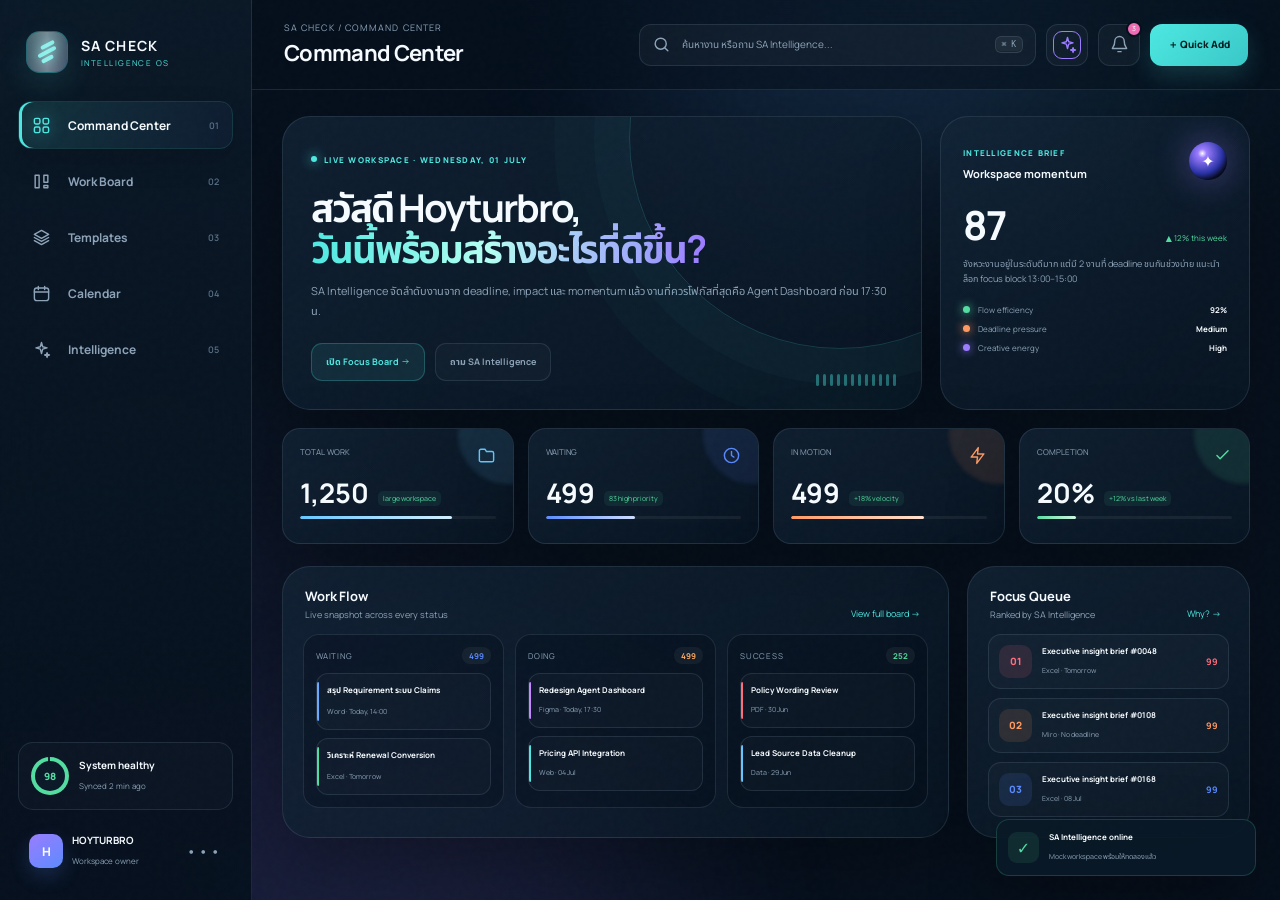
<file: web-prototype/index.html>
<!doctype html>
<html lang="th">
<head>
  <meta charset="UTF-8" />
  <meta name="viewport" content="width=device-width, initial-scale=1.0" />
  <meta name="theme-color" content="#07111f" />
  <title>SA CHECK — Intelligence OS</title>
  <link rel="preconnect" href="https://fonts.googleapis.com">
  <link rel="preconnect" href="https://fonts.gstatic.com" crossorigin>
  <link href="https://fonts.googleapis.com/css2?family=Manrope:wght@400;500;600;700;800&family=Noto+Sans+Thai:wght@400;500;600;700&display=swap" rel="stylesheet">
  <link rel="stylesheet" href="styles.css" />
</head>
<body>
  <div class="noise" aria-hidden="true"></div>
  <div class="cursor-glow" id="cursorGlow" aria-hidden="true"></div>
  <div class="aurora aurora-a" aria-hidden="true"></div>
  <div class="aurora aurora-b" aria-hidden="true"></div>

  <aside class="sidebar" id="sidebar">
    <button class="brand" data-screen="overview" aria-label="SA CHECK Home">
      <span class="brand-mark"><i></i><i></i><i></i></span>
      <span class="brand-copy"><strong>SA CHECK</strong><small>INTELLIGENCE OS</small></span>
    </button>

    <nav class="nav-list" aria-label="Main navigation">
      <button class="nav-item active" data-screen="overview" data-label="Command Center">
        <span class="nav-icon" data-icon="grid"></span><span>Command Center</span><b>01</b>
      </button>
      <button class="nav-item" data-screen="board" data-label="Work Board">
        <span class="nav-icon" data-icon="board"></span><span>Work Board</span><b>02</b>
      </button>
      <button class="nav-item" data-screen="templates" data-label="Templates">
        <span class="nav-icon" data-icon="layers"></span><span>Templates</span><b>03</b>
      </button>
      <button class="nav-item" data-screen="calendar" data-label="Calendar">
        <span class="nav-icon" data-icon="calendar"></span><span>Calendar</span><b>04</b>
      </button>
      <button class="nav-item" data-screen="intelligence" data-label="Intelligence">
        <span class="nav-icon" data-icon="spark"></span><span>Intelligence</span><b>05</b>
      </button>
    </nav>

    <div class="sidebar-foot">
      <div class="system-health">
        <div class="health-ring"><span>98</span></div>
        <div><strong>System healthy</strong><small>Synced 2 min ago</small></div>
      </div>
      <button class="profile-chip">
        <span class="avatar">H</span>
        <span><strong>HOYTURBRO</strong><small>Workspace owner</small></span>
        <span class="more">•••</span>
      </button>
    </div>
  </aside>

  <main class="app-shell">
    <header class="topbar">
      <div class="page-identity">
        <button class="menu-toggle" id="menuToggle" aria-label="Toggle menu"><span></span><span></span></button>
        <div><small>SA CHECK / <span id="breadcrumb">COMMAND CENTER</span></small><h1 id="pageTitle">Command Center</h1></div>
      </div>

      <div class="top-actions">
        <button class="search-trigger" id="searchTrigger">
          <span class="nav-icon" data-icon="search"></span>
          <span>ค้นหางาน หรือถาม SA Intelligence...</span>
          <kbd>⌘ K</kbd>
        </button>
        <button class="icon-btn intelligence-pulse" id="briefingBtn" aria-label="Intelligence briefing">
          <span class="nav-icon" data-icon="spark"></span><i></i>
        </button>
        <button class="icon-btn" id="notificationBtn" aria-label="Notifications">
          <span class="nav-icon" data-icon="bell"></span><em>3</em>
        </button>
        <button class="primary-btn magnetic" id="quickAddBtn"><span>＋</span> Quick Add</button>
      </div>
    </header>

    <section class="screen-host" id="screenHost" aria-live="polite"></section>
  </main>

  <div class="command-backdrop" id="commandBackdrop" hidden>
    <div class="command-palette" role="dialog" aria-modal="true" aria-label="Smart command palette">
      <div class="command-input-wrap">
        <span class="nav-icon" data-icon="spark"></span>
        <input id="commandInput" autocomplete="off" placeholder="ลองพิมพ์ “งานด่วน”, “doing word”, “เปิด calendar”..." />
        <kbd>ESC</kbd>
      </div>
      <div class="command-hint"><span>SA INTELLIGENCE</span><p>ค้นหาแบบเข้าใจบริบท พร้อมคำสั่งลัด</p></div>
      <div class="command-results" id="commandResults"></div>
    </div>
  </div>

  <div class="modal-backdrop" id="modalBackdrop" hidden>
    <div class="modal-card" id="modalCard"></div>
  </div>

  <div class="notification-panel" id="notificationPanel" hidden></div>
  <div class="toast-stack" id="toastStack" aria-live="polite"></div>
  <div class="confetti-layer" id="confettiLayer" aria-hidden="true"></div>

  <script src="app.js"></script>
</body>
</html>
</file>
<file: web-prototype/styles.css>
:root {
  --bg: #06101d;
  --bg-2: #091827;
  --panel: rgba(15, 29, 45, .76);
  --panel-strong: rgba(17, 33, 50, .94);
  --line: rgba(183, 211, 235, .12);
  --line-bright: rgba(183, 211, 235, .22);
  --text: #f6fbff;
  --muted: #8da3b8;
  --muted-2: #587087;
  --cyan: #4de8e1;
  --blue: #5b8cff;
  --violet: #9b7cff;
  --pink: #f26bb5;
  --orange: #ff9a62;
  --yellow: #f7d266;
  --green: #53dda1;
  --red: #ff6e7c;
  --radius-xl: 28px;
  --radius-lg: 20px;
  --radius-md: 14px;
  --shadow: 0 30px 70px rgba(0, 0, 0, .28);
  --sidebar: 252px;
}

* { box-sizing: border-box; }
html { color-scheme: dark; scroll-behavior: smooth; }
body {
  margin: 0;
  min-height: 100vh;
  overflow: hidden;
  color: var(--text);
  background:
    radial-gradient(circle at 76% -10%, rgba(77, 232, 225, .08), transparent 32%),
    radial-gradient(circle at 12% 90%, rgba(155, 124, 255, .09), transparent 35%),
    var(--bg);
  font-family: Manrope, "Noto Sans Thai", system-ui, sans-serif;
}
button, input, select, textarea { font: inherit; }
button { color: inherit; }
button:focus-visible, input:focus-visible, textarea:focus-visible, select:focus-visible { outline: 2px solid var(--cyan); outline-offset: 3px; }
svg { width: 1em; height: 1em; fill: none; stroke: currentColor; stroke-width: 1.8; stroke-linecap: round; stroke-linejoin: round; vertical-align: -.15em; }

.noise {
  position: fixed; inset: 0; z-index: 20; pointer-events: none; opacity: .022;
  background-image: url("data:image/svg+xml,%3Csvg viewBox='0 0 180 180' xmlns='http://www.w3.org/2000/svg'%3E%3Cfilter id='n'%3E%3CfeTurbulence type='fractalNoise' baseFrequency='.85' numOctaves='3' stitchTiles='stitch'/%3E%3C/filter%3E%3Crect width='100%25' height='100%25' filter='url(%23n)' opacity='.8'/%3E%3C/svg%3E");
}
.cursor-glow { position: fixed; width: 420px; height: 420px; border-radius: 50%; pointer-events: none; z-index: 0; opacity: .12; filter: blur(3px); background: radial-gradient(circle, var(--cyan), transparent 67%); transform: translate(-50%, -50%); transition: opacity .3s; }
.aurora { position: fixed; width: 500px; height: 500px; border-radius: 45% 55% 64% 36%; filter: blur(90px); opacity: .09; pointer-events: none; z-index: 0; animation: floatAurora 14s ease-in-out infinite alternate; }
.aurora-a { background: var(--blue); top: -250px; right: 12%; }
.aurora-b { background: var(--violet); bottom: -310px; left: 16%; animation-delay: -6s; }

.sidebar {
  position: fixed; inset: 0 auto 0 0; width: var(--sidebar); z-index: 10;
  display: flex; flex-direction: column; padding: 28px 18px 20px;
  background: linear-gradient(180deg, rgba(11, 25, 39, .96), rgba(6, 16, 29, .93));
  border-right: 1px solid var(--line); backdrop-filter: blur(24px);
}
.brand { display: flex; align-items: center; gap: 13px; border: 0; background: none; padding: 3px 8px 28px; cursor: pointer; text-align: left; }
.brand-mark { position: relative; width: 42px; height: 42px; border-radius: 14px; display: grid; place-items: center; background: linear-gradient(145deg, rgba(77,232,225,.2), rgba(91,140,255,.15)); border: 1px solid rgba(77,232,225,.3); box-shadow: 0 12px 30px rgba(77,232,225,.12); overflow: hidden; }
.brand-mark:after { content: ""; position: absolute; inset: -50%; background: linear-gradient(90deg, transparent, rgba(255,255,255,.4), transparent); animation: sheen 4s linear infinite; }
.brand-mark i { display: block; position: absolute; width: 20px; height: 4px; border-radius: 10px; background: var(--cyan); transform: rotate(-28deg); box-shadow: 0 0 12px rgba(77,232,225,.8); }
.brand-mark i:nth-child(1) { transform: translateY(-7px) rotate(-28deg); width: 15px; }
.brand-mark i:nth-child(3) { transform: translateY(7px) rotate(-28deg); width: 13px; }
.brand-copy { display: grid; gap: 2px; }
.brand-copy strong { font-size: 14px; letter-spacing: .08em; }
.brand-copy small { color: var(--cyan); font-size: 8px; letter-spacing: .18em; }

.nav-list { display: grid; gap: 8px; }
.nav-item { position: relative; width: 100%; height: 48px; display: grid; grid-template-columns: 25px 1fr auto; align-items: center; gap: 11px; border: 1px solid transparent; border-radius: 13px; padding: 0 13px; background: transparent; color: var(--muted); cursor: pointer; text-align: left; transition: .25s ease; overflow: hidden; }
.nav-item:before { content: ""; position: absolute; inset: 0; background: linear-gradient(90deg, rgba(77,232,225,.13), rgba(91,140,255,.05)); opacity: 0; transition: .25s; }
.nav-item:hover { color: var(--text); transform: translateX(3px); }
.nav-item:hover:before, .nav-item.active:before { opacity: 1; }
.nav-item.active { color: var(--text); border-color: rgba(77,232,225,.16); box-shadow: inset 3px 0 var(--cyan), 0 12px 30px rgba(0,0,0,.12); }
.nav-item span, .nav-item b { position: relative; z-index: 1; }
.nav-item > span:nth-child(2) { font-size: 12px; font-weight: 700; }
.nav-item b { color: var(--muted-2); font-size: 9px; font-weight: 600; }
.nav-icon { width: 19px; height: 19px; display: inline-grid; place-items: center; }
.nav-icon svg { width: 100%; height: 100%; fill: none; stroke: currentColor; stroke-width: 1.8; stroke-linecap: round; stroke-linejoin: round; }
.nav-item.active .nav-icon { color: var(--cyan); filter: drop-shadow(0 0 8px rgba(77,232,225,.5)); }

.sidebar-foot { margin-top: auto; display: grid; gap: 12px; }
.system-health { display: flex; gap: 10px; align-items: center; padding: 14px 12px; border: 1px solid var(--line); border-radius: 15px; background: rgba(255,255,255,.02); }
.health-ring { width: 38px; height: 38px; border-radius: 50%; display: grid; place-items: center; background: conic-gradient(var(--green) 0 98%, rgba(255,255,255,.08) 98%); position: relative; }
.health-ring:after { content: ""; position: absolute; inset: 4px; border-radius: 50%; background: #0b1928; }
.health-ring span { position: relative; z-index: 1; color: var(--green); font-size: 10px; font-weight: 800; }
.system-health strong, .profile-chip strong { font-size: 10px; display: block; }
.system-health small, .profile-chip small { color: var(--muted); font-size: 8px; }
.profile-chip { display: grid; grid-template-columns: 34px 1fr auto; gap: 9px; align-items: center; padding: 10px; border: 1px solid transparent; border-radius: 13px; background: transparent; text-align: left; cursor: pointer; }
.profile-chip:hover { border-color: var(--line); background: rgba(255,255,255,.03); }
.avatar { width: 34px; height: 34px; display: grid; place-items: center; border-radius: 10px; background: linear-gradient(145deg, var(--violet), var(--blue)); font-size: 12px; font-weight: 800; box-shadow: 0 8px 20px rgba(91,140,255,.2); }
.more { color: var(--muted); letter-spacing: 2px; }

.app-shell { position: relative; z-index: 2; margin-left: var(--sidebar); height: 100vh; display: flex; flex-direction: column; }
.topbar { height: 90px; flex: 0 0 90px; display: flex; align-items: center; justify-content: space-between; gap: 24px; padding: 0 32px; border-bottom: 1px solid var(--line); background: rgba(6,16,29,.58); backdrop-filter: blur(22px); }
.page-identity { display: flex; align-items: center; gap: 12px; }
.page-identity small { display: block; color: var(--muted); font-size: 9px; letter-spacing: .12em; margin-bottom: 4px; }
.page-identity h1 { font-size: 22px; margin: 0; letter-spacing: -.03em; }
.menu-toggle { display: none; width: 38px; height: 38px; border: 1px solid var(--line); background: var(--panel); border-radius: 11px; }
.menu-toggle span { display: block; width: 16px; height: 1px; margin: 5px auto; background: var(--text); }
.top-actions { display: flex; align-items: center; gap: 10px; }
.search-trigger { width: clamp(260px, 31vw, 410px); height: 42px; display: grid; grid-template-columns: 20px 1fr auto; align-items: center; gap: 10px; border: 1px solid var(--line); border-radius: 12px; background: rgba(255,255,255,.035); color: var(--muted); padding: 0 12px; text-align: left; cursor: pointer; transition: .25s; }
.search-trigger:hover { border-color: rgba(77,232,225,.3); background: rgba(77,232,225,.05); transform: translateY(-1px); }
.search-trigger span:nth-child(2) { overflow: hidden; white-space: nowrap; text-overflow: ellipsis; font-size: 10px; }
kbd { color: var(--muted); background: rgba(255,255,255,.06); border: 1px solid var(--line); border-radius: 6px; padding: 3px 6px; font-size: 8px; box-shadow: inset 0 -1px rgba(0,0,0,.2); }
.icon-btn { position: relative; width: 42px; height: 42px; display: grid; place-items: center; border: 1px solid var(--line); border-radius: 12px; background: rgba(255,255,255,.035); color: var(--muted); cursor: pointer; transition: .22s; }
.icon-btn:hover { color: var(--text); border-color: var(--line-bright); transform: translateY(-2px); }
.icon-btn em { position: absolute; right: -3px; top: -4px; min-width: 16px; height: 16px; border-radius: 10px; display: grid; place-items: center; background: var(--pink); color: #fff; font-style: normal; font-size: 7px; border: 2px solid var(--bg); }
.intelligence-pulse { color: var(--violet); }
.intelligence-pulse i { position: absolute; inset: 6px; border: 1px solid var(--violet); border-radius: 9px; animation: pulseBox 2s infinite; }
.primary-btn { height: 42px; border: 0; border-radius: 12px; padding: 0 18px; background: linear-gradient(135deg, var(--cyan), #39c8c8); color: #042022; font-size: 10px; font-weight: 800; cursor: pointer; box-shadow: 0 10px 24px rgba(77,232,225,.17); transition: .22s; }
.primary-btn:hover { transform: translateY(-2px) scale(1.02); box-shadow: 0 16px 36px rgba(77,232,225,.25); }

.screen-host { flex: 1; overflow: auto; padding: 26px 30px 40px; scrollbar-width: thin; scrollbar-color: rgba(255,255,255,.12) transparent; }
.screen { max-width: 1540px; margin: 0 auto; animation: screenIn .55s cubic-bezier(.16,1,.3,1) both; }
.stagger > * { opacity: 0; transform: translateY(16px); animation: riseIn .55s cubic-bezier(.16,1,.3,1) forwards; animation-delay: calc(var(--i, 0) * 55ms); }
.section-label { display: flex; justify-content: space-between; align-items: end; margin: 0 2px 13px; }
.section-label h2 { margin: 0; font-size: 13px; letter-spacing: -.01em; }
.section-label p { margin: 3px 0 0; color: var(--muted); font-size: 9px; }
.section-label button { border: 0; background: none; color: var(--cyan); font-size: 9px; cursor: pointer; }

.glass { border: 1px solid var(--line); background: linear-gradient(145deg, rgba(18,36,54,.78), rgba(10,23,37,.68)); backdrop-filter: blur(18px); box-shadow: var(--shadow); }
.hero-grid { display: grid; grid-template-columns: minmax(0, 1.55fr) minmax(310px, .75fr); gap: 18px; margin-bottom: 18px; }
.hero { min-height: 244px; border-radius: var(--radius-xl); padding: 28px; position: relative; overflow: hidden; }
.hero:before { content: ""; position: absolute; width: 420px; height: 420px; right: -130px; top: -190px; border-radius: 50%; border: 1px solid rgba(77,232,225,.18); box-shadow: 0 0 0 35px rgba(77,232,225,.025), 0 0 0 75px rgba(77,232,225,.018); animation: orbit 18s linear infinite; }
.eyebrow { display: inline-flex; align-items: center; gap: 7px; color: var(--cyan); font-size: 8px; font-weight: 800; letter-spacing: .16em; }
.eyebrow i { width: 6px; height: 6px; border-radius: 50%; background: var(--cyan); box-shadow: 0 0 12px var(--cyan); animation: blink 1.8s infinite; }
.hero h2 { max-width: 690px; margin: 20px 0 9px; font-size: clamp(28px, 3vw, 46px); line-height: 1.08; letter-spacing: -.055em; }
.hero h2 span { background: linear-gradient(90deg, var(--cyan), #b4fff2 45%, var(--violet)); -webkit-background-clip: text; color: transparent; }
.hero > p { max-width: 600px; color: var(--muted); font-size: 11px; line-height: 1.8; }
.hero-actions { display: flex; align-items: center; gap: 10px; margin-top: 22px; }
.secondary-btn, .ghost-btn { height: 38px; border-radius: 11px; padding: 0 14px; font-size: 9px; font-weight: 700; cursor: pointer; transition: .2s; }
.secondary-btn { border: 1px solid rgba(77,232,225,.24); background: rgba(77,232,225,.09); color: var(--cyan); }
.ghost-btn { border: 1px solid var(--line); background: rgba(255,255,255,.025); color: var(--muted); }
.secondary-btn:hover, .ghost-btn:hover { transform: translateY(-2px); color: var(--text); border-color: var(--line-bright); }
.live-strip { position: absolute; right: 25px; bottom: 23px; display: flex; align-items: end; gap: 4px; opacity: .4; }
.live-strip i { display: block; width: 3px; height: 12px; border-radius: 4px; background: var(--cyan); animation: equalize 1.2s ease-in-out infinite; animation-delay: calc(var(--n) * -100ms); }

.brief-card { border-radius: var(--radius-xl); padding: 22px; position: relative; overflow: hidden; }
.brief-head { display: flex; justify-content: space-between; align-items: center; }
.brief-head strong { font-size: 11px; }
.ai-orb { width: 38px; height: 38px; border-radius: 50%; display: grid; place-items: center; color: #fff; background: radial-gradient(circle at 35% 30%, #fff, var(--violet) 12%, #2932a7 55%, #070b20 74%); box-shadow: 0 0 35px rgba(155,124,255,.45); animation: orb 4s ease-in-out infinite; }
.brief-score { margin: 24px 0 14px; display: grid; grid-template-columns: 1fr auto; align-items: end; }
.brief-score strong { font-size: 40px; line-height: .9; letter-spacing: -.06em; }
.brief-score small { color: var(--green); font-size: 8px; }
.brief-card > p { color: var(--muted); font-size: 9px; line-height: 1.65; }
.signal-list { display: grid; gap: 8px; margin-top: 17px; }
.signal { display: grid; grid-template-columns: 7px 1fr auto; align-items: center; gap: 8px; font-size: 8px; }
.signal i { width: 7px; height: 7px; border-radius: 50%; background: var(--signal); box-shadow: 0 0 10px var(--signal); }
.signal span { color: var(--muted); }

.metric-grid { display: grid; grid-template-columns: repeat(4, 1fr); gap: 14px; margin-bottom: 22px; }
.metric-card { min-height: 116px; border-radius: 18px; padding: 17px; position: relative; overflow: hidden; transition: .28s cubic-bezier(.2,.8,.2,1); }
.metric-card:hover { transform: translateY(-5px); border-color: color-mix(in srgb, var(--accent) 45%, transparent); }
.metric-card:after { content: ""; position: absolute; width: 100px; height: 100px; right: -45px; top: -45px; border-radius: 50%; background: var(--accent); opacity: .11; filter: blur(2px); }
.metric-top { display: flex; justify-content: space-between; color: var(--muted); font-size: 8px; }
.metric-top .nav-icon { color: var(--accent); }
.metric-main { display: flex; align-items: end; gap: 9px; margin: 14px 0 10px; }
.metric-main strong { font-size: 27px; line-height: 1; }
.trend { color: var(--green); font-size: 7px; padding: 3px 5px; border-radius: 5px; background: rgba(83,221,161,.08); }
.microbar { height: 3px; border-radius: 5px; background: rgba(255,255,255,.06); overflow: hidden; }
.microbar i { display: block; height: 100%; width: var(--value); border-radius: inherit; background: linear-gradient(90deg, var(--accent), color-mix(in srgb, var(--accent) 30%, white)); animation: growBar 1.2s cubic-bezier(.16,1,.3,1) both; }

.overview-lower { display: grid; grid-template-columns: minmax(0, 1.65fr) minmax(280px, .7fr); gap: 18px; }
.flow-panel, .focus-panel { border-radius: var(--radius-xl); padding: 20px; }
.mini-board { display: grid; grid-template-columns: repeat(3, 1fr); gap: 11px; }
.mini-column { border: 1px solid var(--line); border-radius: 16px; background: rgba(2,10,19,.28); padding: 12px; }
.mini-column-head { display: flex; justify-content: space-between; align-items: center; margin-bottom: 9px; }
.mini-column-head span { font-size: 8px; color: var(--muted); text-transform: uppercase; letter-spacing: .1em; }
.mini-column-head b { font-size: 8px; padding: 3px 7px; border-radius: 8px; background: rgba(255,255,255,.05); color: var(--column); }
.mini-task { position: relative; border: 1px solid var(--line); border-radius: 12px; padding: 10px; background: rgba(255,255,255,.025); margin-top: 8px; transition: .2s; cursor: pointer; overflow: hidden; }
.mini-task:before { content: ""; position: absolute; left: 0; top: 8px; bottom: 8px; width: 2px; border-radius: 3px; background: var(--type); }
.mini-task:hover { transform: translateY(-2px); border-color: var(--line-bright); }
.mini-task strong { font-size: 8px; display: block; white-space: nowrap; overflow: hidden; text-overflow: ellipsis; }
.mini-task small { color: var(--muted); font-size: 7px; }
.focus-list { display: grid; gap: 9px; }
.focus-item { display: grid; grid-template-columns: 33px 1fr auto; gap: 10px; align-items: center; padding: 10px; border: 1px solid var(--line); border-radius: 13px; background: rgba(255,255,255,.022); }
.focus-rank { width: 33px; height: 33px; border-radius: 10px; display: grid; place-items: center; font-size: 10px; font-weight: 800; color: var(--rank); background: color-mix(in srgb, var(--rank) 12%, transparent); }
.focus-item strong { display: block; font-size: 8px; }
.focus-item small { color: var(--muted); font-size: 7px; }
.focus-item > b { color: var(--rank); font-size: 9px; }

.board-toolbar, .template-toolbar, .calendar-toolbar { display: flex; align-items: center; justify-content: space-between; gap: 12px; margin-bottom: 18px; }
.board-toolbar { display: grid; gap: 11px; padding: 16px; border: 1px solid var(--line); border-radius: 20px; background: rgba(10,23,37,.62); backdrop-filter: blur(16px); }
.board-toolbar-head { display: grid; grid-template-columns: 1fr auto auto; gap: 12px; align-items: center; }
.board-toolbar .section-label { margin: 0; }
.scale-badge { height: 40px; display: grid; grid-template-columns: 8px auto auto; grid-template-rows: 1fr 1fr; align-items: center; column-gap: 7px; padding: 5px 11px; border: 1px solid rgba(77,232,225,.18); border-radius: 11px; background: rgba(77,232,225,.045); }
.scale-badge i { grid-row: 1 / -1; width: 7px; height: 7px; border-radius: 50%; background: var(--cyan); box-shadow: 0 0 12px var(--cyan); animation: blink 2s infinite; }
.scale-badge strong { font-size: 10px; line-height: 1; }
.scale-badge span { color: var(--muted); font-size: 7px; }
.scale-badge b { grid-column: 2 / -1; color: var(--cyan); font-size: 6px; font-weight: 600; }
.board-control-row { display: flex; align-items: center; gap: 9px; }
.board-search { height: 38px; min-width: 280px; max-width: 540px; flex: 1; display: grid; grid-template-columns: 18px 1fr auto; align-items: center; gap: 8px; padding-left: 11px; border: 1px solid var(--line); border-radius: 11px; background: rgba(255,255,255,.025); }
.board-search span { color: var(--muted); display: grid; }
.board-search input { min-width: 0; height: 100%; border: 0; outline: 0; background: transparent; color: var(--text); font-size: 9px; }
.board-search input::placeholder { color: var(--muted-2); }
.board-search button { height: 30px; margin-right: 4px; padding: 0 11px; border: 0; border-radius: 8px; background: rgba(77,232,225,.1); color: var(--cyan); font-size: 8px; font-weight: 700; cursor: pointer; }
.sort-control { height: 38px; display: flex; align-items: center; gap: 8px; padding: 0 8px 0 11px; border: 1px solid var(--line); border-radius: 11px; color: var(--muted); font-size: 8px; }
.sort-control select { border: 0; outline: 0; background: #0d2032; color: var(--text); font-size: 8px; }
.board-type-filters { max-width: 100%; overflow-x: auto; flex-wrap: nowrap !important; padding-bottom: 2px; scrollbar-width: none; }
.board-type-filters::-webkit-scrollbar { display: none; }
.result-summary { display: flex; align-items: center; justify-content: space-between; color: var(--cyan); font-size: 8px; }
.result-summary small { color: var(--muted); font-size: 7px; }
.filter-pills { display: flex; flex-wrap: wrap; gap: 7px; }
.filter-pill { height: 32px; border: 1px solid var(--line); border-radius: 10px; background: rgba(255,255,255,.025); color: var(--muted); padding: 0 11px; font-size: 8px; cursor: pointer; transition: .2s; }
.filter-pill:hover, .filter-pill.active { color: var(--text); border-color: rgba(77,232,225,.24); background: rgba(77,232,225,.08); }
.kanban { display: grid; grid-template-columns: repeat(3, minmax(260px, 1fr)); gap: 15px; align-items: start; }
.kanban-column { height: calc(100vh - 305px); min-height: 420px; display: flex; flex-direction: column; border-radius: 22px; padding: 15px; border: 1px solid var(--line); background: rgba(7,18,31,.55); transition: .25s; overflow: hidden; }
.kanban-column.drag-over { border-color: var(--column); background: color-mix(in srgb, var(--column) 7%, rgba(7,18,31,.7)); transform: scale(1.008); }
.kanban-head { display: flex; align-items: center; justify-content: space-between; margin-bottom: 14px; padding: 0 4px; }
.kanban-title { display: flex; align-items: center; gap: 8px; }
.kanban-title i { width: 8px; height: 8px; border-radius: 50%; background: var(--column); box-shadow: 0 0 12px var(--column); }
.kanban-title strong { font-size: 11px; }
.kanban-title small { color: var(--muted); font-size: 7px; display: block; margin-top: 2px; }
.kanban-head b { min-width: 27px; height: 27px; border-radius: 9px; display: grid; place-items: center; background: color-mix(in srgb, var(--column) 11%, transparent); color: var(--column); font-size: 9px; }
.task-stack { flex: 1; min-height: 0; display: grid; grid-auto-rows: max-content; align-content: start; gap: 10px; overflow-y: auto; padding-right: 4px; scrollbar-width: thin; scrollbar-color: color-mix(in srgb, var(--column) 28%, transparent) transparent; }
.column-footer { flex: 0 0 auto; display: flex; justify-content: space-between; align-items: center; gap: 8px; padding: 11px 3px 0; border-top: 1px solid var(--line); margin-top: 10px; color: var(--muted); font-size: 7px; }
.column-footer button { border: 0; background: none; color: var(--column); font-size: 7px; font-weight: 800; cursor: pointer; }
.column-footer b { color: var(--green); font-size: 7px; }
.empty-drop { min-height: 110px; display: grid; place-items: center; border: 1px dashed var(--line-bright); border-radius: 14px; color: var(--muted); font-size: 8px; }
.task-card { position: relative; min-height: 146px; border: 1px solid var(--line); border-radius: 16px; padding: 14px; background: linear-gradient(145deg, rgba(20,38,56,.94), rgba(10,23,37,.9)); cursor: grab; transition: .24s cubic-bezier(.2,.8,.2,1); overflow: hidden; }
.task-card:hover { transform: translateY(-4px) rotateX(1deg); border-color: rgba(255,255,255,.2); box-shadow: 0 18px 35px rgba(0,0,0,.24); }
.task-card.dragging { opacity: .38; transform: scale(.97) rotate(2deg); }
.task-glow { position: absolute; width: 80px; height: 80px; right: -35px; top: -35px; border-radius: 50%; background: var(--type); opacity: .1; filter: blur(1px); }
.task-top { display: flex; justify-content: space-between; gap: 8px; }
.task-type { display: inline-flex; align-items: center; gap: 5px; padding: 4px 7px; border-radius: 7px; color: var(--type); background: color-mix(in srgb, var(--type) 10%, transparent); font-size: 7px; font-weight: 800; }
.task-menu { border: 0; background: none; color: var(--muted); cursor: pointer; }
.task-card h3 { margin: 12px 0 6px; font-size: 11px; line-height: 1.45; }
.task-card p { margin: 0; color: var(--muted); font-size: 8px; line-height: 1.5; }
.task-meta { display: flex; justify-content: space-between; align-items: center; margin-top: 14px; padding-top: 10px; border-top: 1px solid var(--line); }
.task-date { color: var(--muted); font-size: 7px; }
.task-date.urgent { color: var(--red); }
.member-stack { display: flex; }
.member-stack span { width: 22px; height: 22px; display: grid; place-items: center; border: 2px solid #102335; border-radius: 50%; margin-left: -5px; background: var(--avatar); color: #fff; font-size: 6px; font-weight: 800; }
.task-progress { margin-top: 10px; height: 3px; background: rgba(255,255,255,.06); border-radius: 4px; overflow: hidden; }
.task-progress i { display: block; height: 100%; width: var(--progress); background: var(--column); }

.template-grid { display: grid; grid-template-columns: repeat(3, minmax(250px, 1fr)); gap: 14px; }
.template-card { min-height: 215px; border-radius: 21px; padding: 18px; position: relative; overflow: hidden; transition: .28s; }
.template-card:hover { transform: translateY(-6px); border-color: color-mix(in srgb, var(--type) 40%, transparent); }
.template-visual { height: 84px; display: grid; place-items: center; border-radius: 15px; background: linear-gradient(135deg, color-mix(in srgb, var(--type) 12%, transparent), rgba(255,255,255,.015)); position: relative; overflow: hidden; }
.template-visual:before, .template-visual:after { content: ""; position: absolute; border: 1px solid color-mix(in srgb, var(--type) 35%, transparent); border-radius: 14px; transform: rotate(-8deg); width: 70px; height: 45px; }
.template-visual:after { transform: translate(15px,7px) rotate(6deg); }
.template-letter { position: relative; z-index: 2; width: 42px; height: 42px; display: grid; place-items: center; border-radius: 12px; background: var(--type); color: #06101d; font-size: 15px; font-weight: 900; box-shadow: 0 12px 30px color-mix(in srgb, var(--type) 22%, transparent); }
.template-card h3 { font-size: 11px; margin: 15px 0 4px; }
.template-card p { color: var(--muted); font-size: 8px; margin: 0; }
.template-foot { display: flex; justify-content: space-between; align-items: center; margin-top: 15px; }
.template-foot small { color: var(--muted); font-size: 7px; }
.use-template { border: 1px solid color-mix(in srgb, var(--type) 35%, transparent); background: color-mix(in srgb, var(--type) 9%, transparent); color: var(--type); height: 31px; padding: 0 10px; border-radius: 9px; font-size: 8px; font-weight: 800; cursor: pointer; }
.use-template:hover { background: var(--type); color: #06101d; }

.calendar-layout { display: grid; grid-template-columns: minmax(600px, 1fr) 310px; gap: 17px; }
.calendar-card, .agenda-panel { border-radius: 24px; padding: 19px; }
.calendar-weekdays, .calendar-grid { display: grid; grid-template-columns: repeat(7, 1fr); gap: 7px; }
.calendar-weekdays { margin-bottom: 7px; }
.calendar-weekdays span { text-align: center; color: var(--muted); font-size: 8px; padding: 7px; }
.calendar-day { aspect-ratio: 1.12; min-height: 80px; position: relative; border: 1px solid var(--line); border-radius: 13px; background: rgba(255,255,255,.018); padding: 8px; cursor: pointer; transition: .2s; overflow: hidden; }
.calendar-day:hover { border-color: var(--line-bright); transform: translateY(-2px); background: rgba(255,255,255,.035); }
.calendar-day.muted { opacity: .32; }
.calendar-day.today { border-color: rgba(77,232,225,.4); box-shadow: inset 0 0 24px rgba(77,232,225,.06); }
.calendar-day.selected { background: rgba(91,140,255,.1); border-color: var(--blue); }
.day-number { font-size: 8px; font-weight: 800; }
.today .day-number { display: grid; place-items: center; width: 21px; height: 21px; border-radius: 7px; background: var(--cyan); color: #042022; }
.event-dot { display: block; margin-top: 5px; padding: 3px 5px; border-radius: 5px; background: color-mix(in srgb, var(--event) 11%, transparent); color: var(--event); white-space: nowrap; overflow: hidden; text-overflow: ellipsis; font-size: 6px; }
.agenda-date { color: var(--muted); font-size: 8px; }
.agenda-panel h3 { font-size: 18px; margin: 5px 0 17px; }
.timeline { position: relative; display: grid; gap: 10px; }
.timeline:before { content: ""; position: absolute; top: 8px; bottom: 8px; left: 39px; width: 1px; background: var(--line); }
.timeline-item { position: relative; display: grid; grid-template-columns: 30px 1fr; gap: 18px; }
.timeline-item time { color: var(--muted); font-size: 7px; padding-top: 10px; }
.agenda-event { position: relative; padding: 10px; border: 1px solid var(--line); border-radius: 12px; background: rgba(255,255,255,.02); }
.agenda-event:before { content: ""; position: absolute; width: 7px; height: 7px; border-radius: 50%; left: -22px; top: 12px; background: var(--event); box-shadow: 0 0 10px var(--event); }
.agenda-event strong { font-size: 8px; display: block; }
.agenda-event small { color: var(--muted); font-size: 7px; }

.intel-grid { display: grid; grid-template-columns: 1.15fr .85fr; gap: 17px; }
.intel-card { border-radius: 23px; padding: 21px; }
.intel-card.large { grid-row: span 2; }
.intel-head { display: flex; justify-content: space-between; align-items: center; margin-bottom: 17px; }
.intel-head strong { font-size: 11px; }
.intel-head span { color: var(--green); font-size: 7px; }
.radar-wrap { height: 260px; display: grid; place-items: center; position: relative; }
.radar { width: 230px; height: 230px; border-radius: 50%; position: relative; background: repeating-radial-gradient(circle, transparent 0 27px, rgba(77,232,225,.09) 28px 29px), conic-gradient(from 0deg, rgba(77,232,225,.13), transparent 25%, transparent); border: 1px solid rgba(77,232,225,.15); overflow: hidden; }
.radar:before, .radar:after { content: ""; position: absolute; background: rgba(77,232,225,.12); }
.radar:before { left: 50%; top: 0; bottom: 0; width: 1px; }
.radar:after { top: 50%; left: 0; right: 0; height: 1px; }
.radar-sweep { position: absolute; inset: 0; border-radius: 50%; background: conic-gradient(from 0deg, rgba(77,232,225,.42), transparent 18%, transparent); animation: radarSweep 5s linear infinite; }
.radar-dot { position: absolute; left: var(--x); top: var(--y); width: 7px; height: 7px; border-radius: 50%; background: var(--dot); box-shadow: 0 0 13px var(--dot); animation: blink 2s infinite; }
.prediction-list { display: grid; gap: 10px; }
.prediction { display: grid; grid-template-columns: 35px 1fr auto; gap: 10px; align-items: center; padding: 11px; border: 1px solid var(--line); border-radius: 13px; background: rgba(255,255,255,.02); }
.prediction-icon { width: 35px; height: 35px; border-radius: 10px; display: grid; place-items: center; background: color-mix(in srgb, var(--p) 10%, transparent); color: var(--p); }
.prediction strong { font-size: 8px; display: block; }
.prediction small { color: var(--muted); font-size: 7px; }
.prediction b { color: var(--p); font-size: 9px; }
.activity-chart { height: 150px; display: flex; align-items: end; gap: 7px; padding-top: 12px; }
.chart-bar { flex: 1; height: var(--h); min-width: 10px; border-radius: 7px 7px 3px 3px; background: linear-gradient(180deg, var(--cyan), rgba(91,140,255,.25)); position: relative; animation: chartGrow 1s cubic-bezier(.16,1,.3,1) both; transform-origin: bottom; }
.chart-bar:hover { filter: brightness(1.25); }
.chart-bar span { position: absolute; left: 50%; bottom: -17px; transform: translateX(-50%); color: var(--muted); font-size: 6px; }

.command-backdrop, .modal-backdrop { position: fixed; inset: 0; z-index: 80; display: grid; place-items: start center; padding-top: 11vh; background: rgba(1,7,14,.72); backdrop-filter: blur(14px); animation: fadeIn .2s both; }
[hidden] { display: none !important; }
.command-palette { width: min(650px, calc(100vw - 30px)); border: 1px solid rgba(77,232,225,.22); border-radius: 21px; background: rgba(10,24,39,.98); box-shadow: 0 45px 100px rgba(0,0,0,.55), 0 0 70px rgba(77,232,225,.07); overflow: hidden; animation: paletteIn .35s cubic-bezier(.16,1,.3,1) both; }
.command-input-wrap { height: 66px; display: grid; grid-template-columns: 24px 1fr auto; gap: 12px; align-items: center; padding: 0 18px; border-bottom: 1px solid var(--line); color: var(--violet); }
.command-input-wrap input { width: 100%; border: 0; outline: 0; background: transparent; color: var(--text); font-size: 13px; }
.command-input-wrap input::placeholder { color: var(--muted-2); }
.command-hint { display: flex; align-items: center; gap: 11px; padding: 12px 18px 4px; }
.command-hint span { color: var(--violet); font-size: 7px; letter-spacing: .14em; font-weight: 800; }
.command-hint p { color: var(--muted); font-size: 7px; }
.command-results { max-height: 380px; overflow: auto; padding: 9px; }
.command-result { width: 100%; display: grid; grid-template-columns: 36px 1fr auto; gap: 11px; align-items: center; padding: 10px; border: 1px solid transparent; border-radius: 12px; background: transparent; text-align: left; cursor: pointer; }
.command-result:hover, .command-result.selected { background: rgba(77,232,225,.055); border-color: rgba(77,232,225,.14); }
.command-result-icon { width: 36px; height: 36px; display: grid; place-items: center; border-radius: 10px; color: var(--result); background: color-mix(in srgb, var(--result) 10%, transparent); }
.command-result strong { display: block; font-size: 9px; }
.command-result small { color: var(--muted); font-size: 7px; }
.command-result em { color: var(--muted); font-size: 7px; font-style: normal; }

.modal-card { width: min(560px, calc(100vw - 28px)); max-height: 78vh; overflow: auto; border: 1px solid var(--line-bright); border-radius: 23px; background: var(--panel-strong); box-shadow: 0 45px 100px rgba(0,0,0,.55); padding: 22px; animation: paletteIn .35s cubic-bezier(.16,1,.3,1) both; }
.modal-head { display: flex; justify-content: space-between; align-items: start; margin-bottom: 18px; }
.modal-head h2 { margin: 0; font-size: 17px; }
.modal-head p { margin: 4px 0 0; color: var(--muted); font-size: 8px; }
.modal-close { width: 32px; height: 32px; border: 1px solid var(--line); border-radius: 9px; background: rgba(255,255,255,.03); color: var(--muted); cursor: pointer; }
.form-grid { display: grid; grid-template-columns: 1fr 1fr; gap: 12px; }
.field { display: grid; gap: 6px; }
.field.full { grid-column: 1 / -1; }
.field label { color: var(--muted); font-size: 8px; }
.field input, .field select, .field textarea { width: 100%; border: 1px solid var(--line); border-radius: 11px; background: rgba(255,255,255,.035); color: var(--text); padding: 10px 11px; font-size: 9px; }
.field textarea { min-height: 80px; resize: vertical; }
.field select option { background: #102335; }
.modal-actions { display: flex; justify-content: flex-end; gap: 9px; margin-top: 18px; }

.notification-panel { position: fixed; z-index: 70; top: 78px; right: 28px; width: 320px; border: 1px solid var(--line-bright); border-radius: 18px; background: rgba(10,24,39,.97); box-shadow: var(--shadow); padding: 14px; backdrop-filter: blur(20px); animation: paletteIn .28s both; }
.notification-panel h3 { font-size: 11px; margin: 2px 3px 12px; }
.notice { display: grid; grid-template-columns: 32px 1fr; gap: 9px; padding: 10px 6px; border-top: 1px solid var(--line); }
.notice-icon { width: 32px; height: 32px; border-radius: 9px; display: grid; place-items: center; background: color-mix(in srgb, var(--n) 10%, transparent); color: var(--n); }
.notice strong { display: block; font-size: 8px; }
.notice small { color: var(--muted); font-size: 7px; }

.toast-stack { position: fixed; right: 24px; bottom: 24px; z-index: 100; display: grid; gap: 9px; }
.toast { min-width: 260px; display: grid; grid-template-columns: 31px 1fr; gap: 10px; align-items: center; padding: 11px; border: 1px solid rgba(83,221,161,.2); border-radius: 13px; background: rgba(10,25,39,.96); box-shadow: var(--shadow); animation: toastIn .35s cubic-bezier(.16,1,.3,1) both; }
.toast i { width: 31px; height: 31px; display: grid; place-items: center; border-radius: 9px; background: rgba(83,221,161,.1); color: var(--green); font-style: normal; }
.toast strong { display: block; font-size: 8px; }
.toast small { color: var(--muted); font-size: 7px; }
.confetti-layer { position: fixed; inset: 0; pointer-events: none; z-index: 110; overflow: hidden; }
.confetti { position: absolute; width: 7px; height: 12px; background: var(--c); animation: confetti 1.4s cubic-bezier(.2,.8,.2,1) forwards; }

@keyframes screenIn { from { opacity: 0; transform: translateY(11px) scale(.995); filter: blur(4px); } }
@keyframes riseIn { to { opacity: 1; transform: none; } }
@keyframes fadeIn { from { opacity: 0; } }
@keyframes paletteIn { from { opacity: 0; transform: translateY(-18px) scale(.97); } }
@keyframes toastIn { from { opacity: 0; transform: translateX(25px); } }
@keyframes sheen { to { transform: translateX(100%); } }
@keyframes floatAurora { to { transform: translate(80px, 40px) rotate(18deg) scale(1.13); } }
@keyframes orbit { to { transform: rotate(360deg); } }
@keyframes orb { 50% { transform: translateY(-4px) scale(1.06); box-shadow: 0 0 50px rgba(155,124,255,.58); } }
@keyframes pulseBox { 0%,100% { opacity: 0; transform: scale(.8); } 50% { opacity: .45; transform: scale(1.22); } }
@keyframes blink { 50% { opacity: .25; } }
@keyframes equalize { 50% { height: 28px; } }
@keyframes growBar { from { width: 0; } }
@keyframes chartGrow { from { transform: scaleY(0); } }
@keyframes radarSweep { to { transform: rotate(360deg); } }
@keyframes confetti { to { transform: translate(var(--tx), var(--ty)) rotate(var(--r)); opacity: 0; } }

@media (max-width: 1180px) {
  :root { --sidebar: 78px; }
  .brand-copy, .nav-item > span:nth-child(2), .nav-item b, .system-health > div:last-child, .profile-chip > span:nth-child(2), .more { display: none; }
  .brand { justify-content: center; padding-left: 0; padding-right: 0; }
  .nav-item { grid-template-columns: 1fr; place-items: center; padding: 0; }
  .system-health { justify-content: center; padding: 10px; }
  .profile-chip { display: flex; justify-content: center; }
  .hero-grid, .overview-lower { grid-template-columns: 1fr; }
  .metric-grid { grid-template-columns: repeat(2, 1fr); }
  .template-grid { grid-template-columns: repeat(2, 1fr); }
  .calendar-layout { grid-template-columns: 1fr; }
}
@media (max-width: 760px) {
  :root { --sidebar: 0px; }
  body { overflow: auto; }
  .sidebar { transform: translateX(-100%); width: 250px; transition: .3s; }
  .sidebar.open { transform: none; }
  .sidebar.open .brand-copy, .sidebar.open .nav-item > span:nth-child(2), .sidebar.open .nav-item b, .sidebar.open .system-health > div:last-child, .sidebar.open .profile-chip > span:nth-child(2), .sidebar.open .more { display: initial; }
  .sidebar.open .nav-item { grid-template-columns: 25px 1fr auto; place-items: initial; padding: 0 13px; }
  .app-shell { margin-left: 0; min-height: 100vh; height: auto; }
  .topbar { padding: 0 15px; height: 72px; flex-basis: 72px; }
  .menu-toggle { display: block; }
  .page-identity { gap: 8px; min-width: 0; }
  .page-identity small { display: none; }
  .page-identity h1 { font-size: 16px; white-space: nowrap; }
  .top-actions { gap: 6px; }
  .search-trigger { width: 42px; grid-template-columns: 1fr; padding: 0; place-items: center; }
  .search-trigger span:nth-child(2), .search-trigger kbd, .intelligence-pulse { display: none; }
  .primary-btn { padding: 0 11px; font-size: 8px; white-space: nowrap; }
  .screen-host { overflow: visible; padding: 18px 14px 35px; }
  .hero { padding: 22px; }
  .metric-grid, .mini-board, .template-grid, .intel-grid { grid-template-columns: 1fr; }
  .kanban { grid-template-columns: 1fr; }
  .kanban-column { height: auto; min-height: 430px; }
  .task-stack { max-height: 620px; }
  .board-toolbar-head { grid-template-columns: 1fr auto; }
  .scale-badge { grid-column: 1 / -1; grid-row: 2; justify-self: start; }
  .board-control-row { align-items: stretch; flex-direction: column; }
  .board-search { width: 100%; min-width: 0; max-width: none; flex: 0 0 38px; }
  .sort-control { justify-content: space-between; }
  .result-summary { align-items: flex-start; flex-direction: column; gap: 4px; }
  .calendar-card { overflow-x: auto; }
  .calendar-weekdays, .calendar-grid { min-width: 620px; }
  .board-toolbar, .template-toolbar, .calendar-toolbar { align-items: flex-start; flex-direction: column; }
  .form-grid { grid-template-columns: 1fr; }
  .field.full { grid-column: auto; }
}
@media (prefers-reduced-motion: reduce) {
  *, *:before, *:after { animation-duration: .01ms !important; animation-iteration-count: 1 !important; scroll-behavior: auto !important; transition-duration: .01ms !important; }
}
</file>
